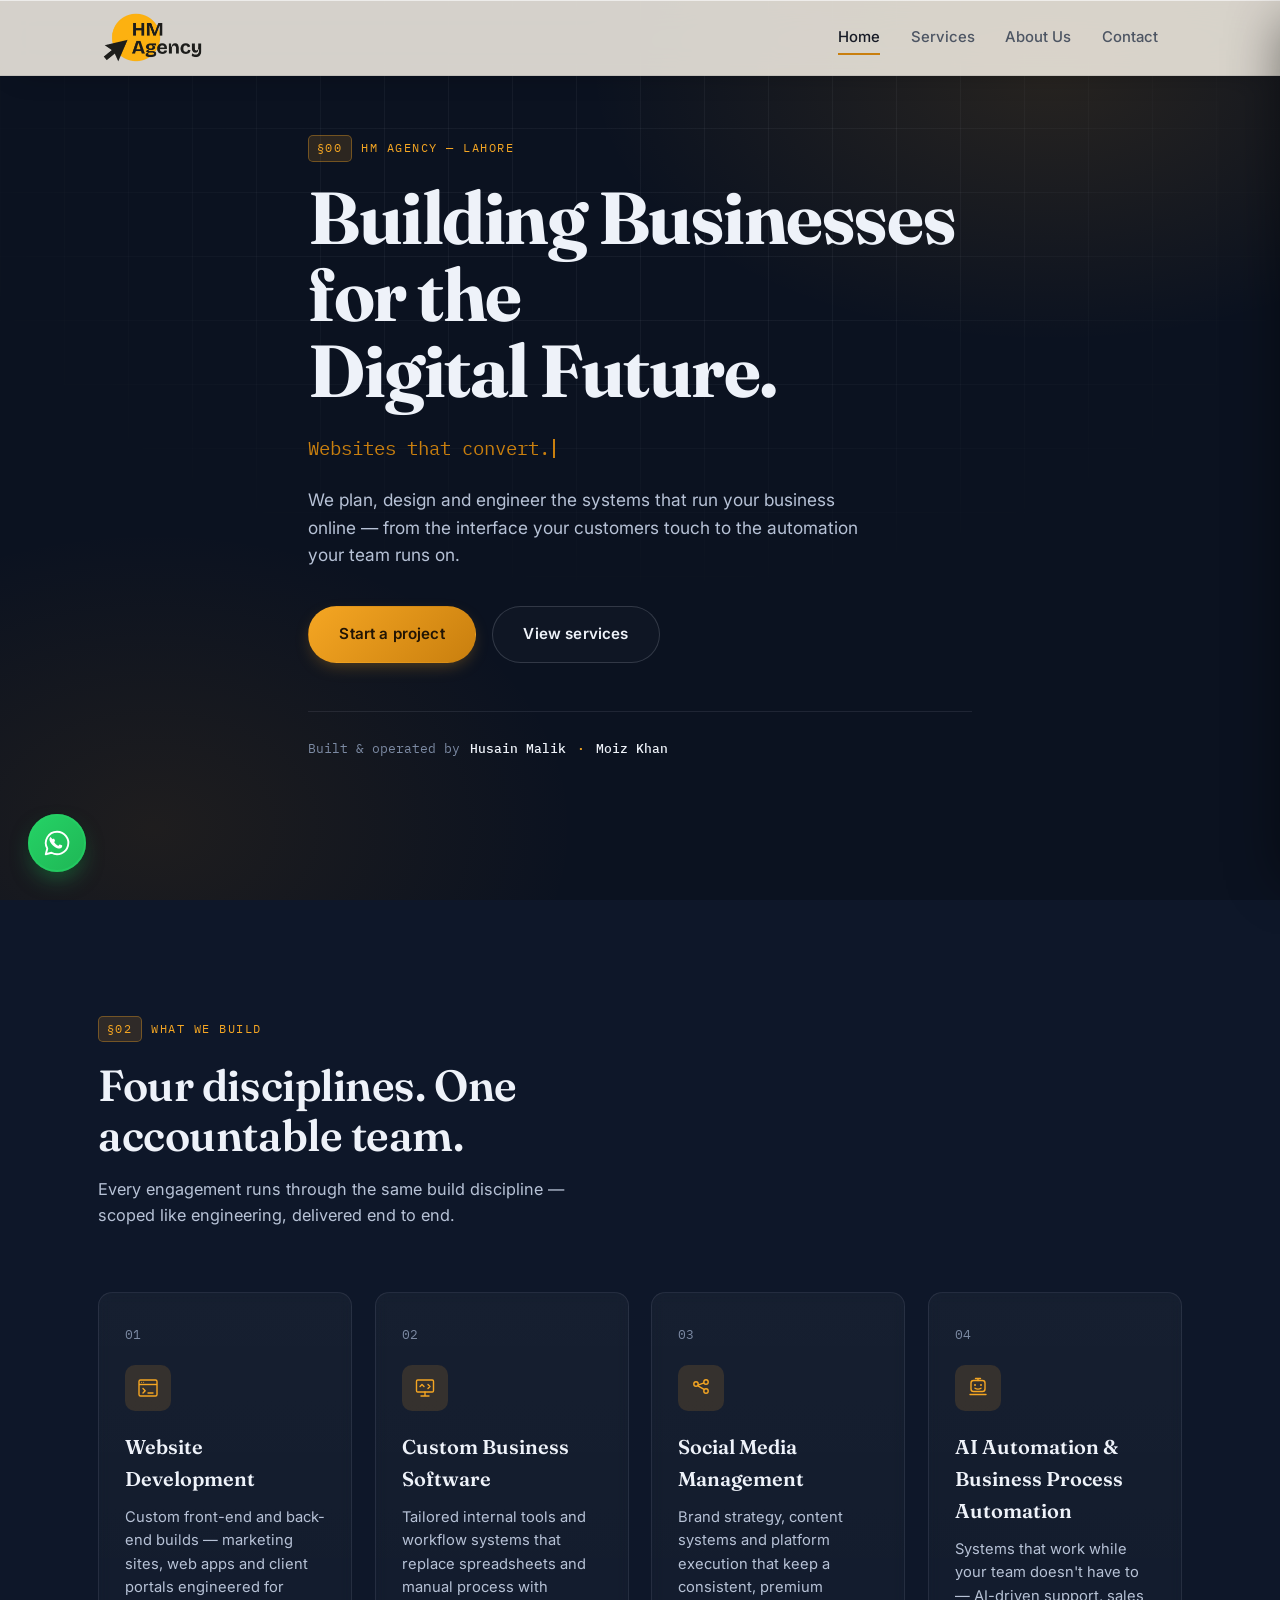
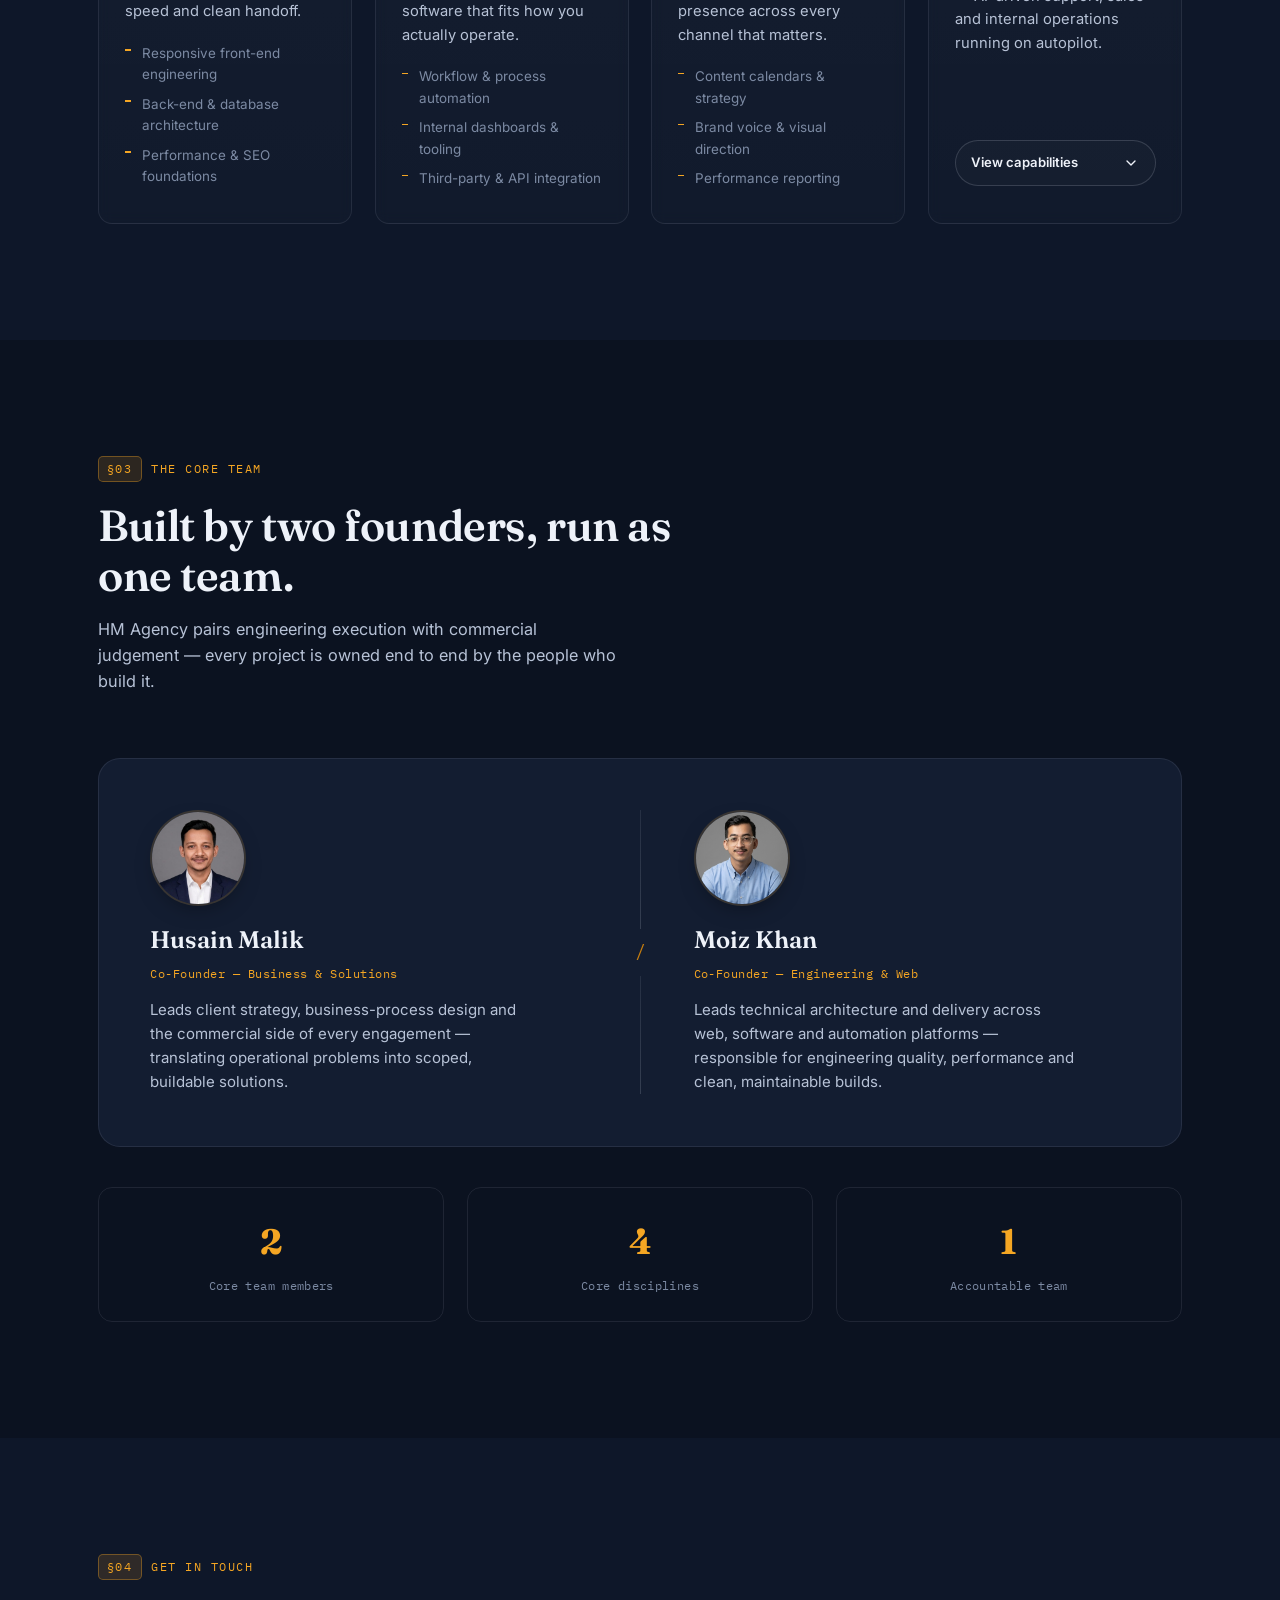
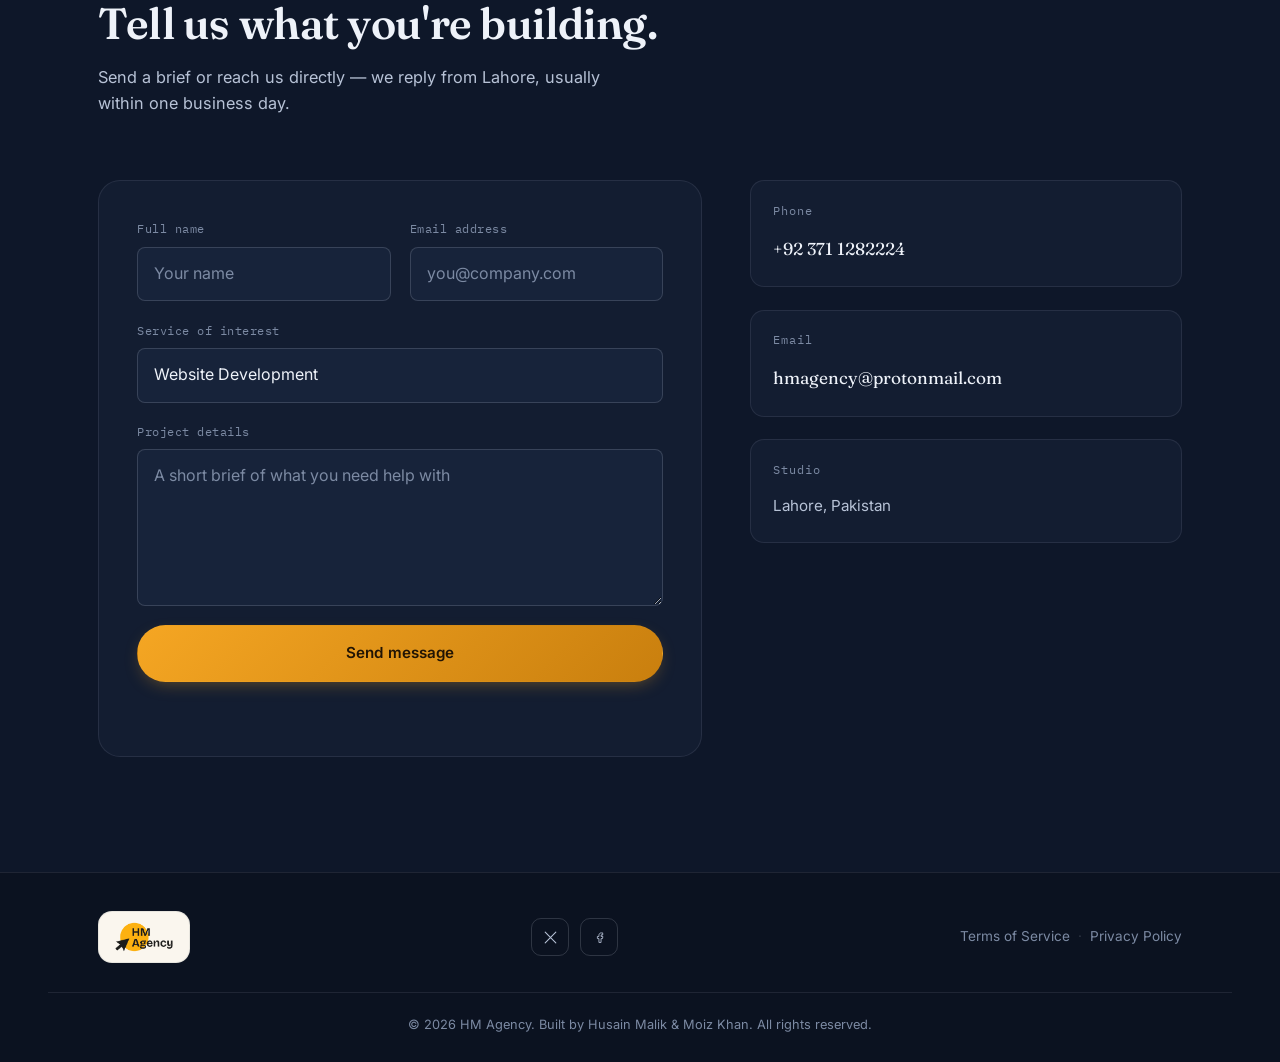
<file: index.html>
<!DOCTYPE html>
<html lang="en">

<head>
  <meta charset="UTF-8">
  <meta name="viewport" content="width=device-width, initial-scale=1.0, viewport-fit=cover">

  <!-- ============ PRIMARY SEO META ============ -->
  <title>HM Agency | Web Development, Business Software &amp; AI Automation</title>
  <meta name="description"
    content="HM Agency designs and engineers custom websites, business software, and AI automation systems — chatbots, CRM and workflow automation — for growth-focused companies.">
  <meta name="keywords"
    content="web development agency, custom business software, AI automation agency, business process automation, CRM automation, AI chatbots, social media management, website design Lahore, workflow automation, lead generation automation">
  <meta name="author" content="HM Agency">
  <meta name="robots" content="index, follow">
  <link rel="canonical" href="https://www.hmagency.com/">
  <!-- ============ FAVICON (inline SVG — crisp at any size, no external file) ============ -->
  <!-- Standard Favicon Tag -->
  <link rel="icon" type="image/png" href="favicon.png?v=3">
<!-- Apple / Mobile Devices ke liye -->
  <link rel="icon" type="image/png" href="favicon.png?v=3">

  <!-- ============ OPEN GRAPH / SOCIAL ============ -->
  <meta property="og:type" content="website">
  <meta property="og:site_name" content="HM Agency">
  <meta property="og:title" content="HM Agency | Web Development, Business Software &amp; AI Automation">
  <meta property="og:description"
    content="Custom websites, business software and AI automation — chatbots, CRM and workflow systems — built by HM Agency.">
  <meta property="og:image" content="https://www.hmagency.com/assets/logo.png">
  <meta property="og:url" content="https://www.hmagency.com/">
  <meta property="og:locale" content="en_US">

  <meta name="twitter:card" content="summary_large_image">
  <meta name="twitter:title" content="HM Agency | Web Development, Business Software &amp; AI Automation">
  <meta name="twitter:description"
    content="Custom websites, business software and AI automation — chatbots, CRM and workflow systems — built by HM Agency.">
  <meta name="twitter:image" content="https://www.hmagency.com/assets/logo.png">

  <!-- ============ STRUCTURED DATA (placeholder — update with live business details) ============ -->
  <script type="application/ld+json">
{
  "@context": "https://schema.org",
  "@type": "ProfessionalService",
  "name": "HM Agency",
  "image": "https://www.hmagency.com/assets/logo.png",
  "logo": "https://www.hmagency.com/assets/logo.png",
  "url": "https://www.hmagency.com/",
  "email": "contact@hmagency.com",
  "telephone": "+92-300-1234567",
  "address": {
    "@type": "PostalAddress",
    "addressLocality": "Lahore",
    "addressCountry": "PK"
  },
  "founder": [
    { "@type": "Person", "name": "Husain Malik" },
    { "@type": "Person", "name": "Moiz Khan" }
  ],
  "sameAs": [
    "https://www.linkedin.com/",
    "https://www.instagram.com/",
    "https://www.facebook.com/"
  ],
  "makesOffer": [
    { "@type": "Offer", "itemOffered": { "@type": "Service", "name": "Website Development" } },
    { "@type": "Offer", "itemOffered": { "@type": "Service", "name": "Custom Business Software" } },
    { "@type": "Offer", "itemOffered": { "@type": "Service", "name": "Social Media Management" } },
    { "@type": "Offer", "itemOffered": { "@type": "Service", "name": "AI Automation & Business Process Automation" } }
  ]
}
</script>
<!-- Google tag (gtag.js) -->
<script async src="https://www.googletagmanager.com/gtag/js?id=G-0FCP4VDGLZ"></script>
<script>
  window.dataLayer = window.dataLayer || [];
  function gtag(){dataLayer.push(arguments);}
  gtag('js', new Date());

  gtag('config', 'G-0FCP4VDGLZ');
</script>

  <!-- Fonts: Fraunces (display serif) + Inter (body) + IBM Plex Mono (blueprint/utility labels) -->
  <link rel="preconnect" href="https://fonts.googleapis.com">
  <link rel="preconnect" href="https://fonts.gstatic.com" crossorigin>
  <link
    href="https://fonts.googleapis.com/css2?family=Fraunces:opsz,wght@9..144,500;9..144,600;9..144,700;9..144,900&family=Inter:wght@400;500;600;700&family=IBM+Plex+Mono:wght@400;500;600&display=swap"
    rel="stylesheet">

  <link rel="stylesheet" href="styles.css">
</head>

<body>

  <!-- ============ SKIP LINK ============ -->
  <a class="skip-link" href="#main">Skip to content</a>

  <!-- ============ NAVIGATION ============ -->
  <header class="site-header" id="site-header">
    <nav class="navbar" aria-label="Primary">
      <a href="#home" class="brand" aria-label="HM Agency, home">
        <img src="logo.png" alt="HM Agency Logo" class="brand-logo" width="188" height="100">
      </a>

      <ul class="nav-links" id="nav-links">
        <li><a href="#home" class="nav-link is-active">Home</a></li>
        <li><a href="#services" class="nav-link">Services</a></li>
        <li><a href="#about" class="nav-link">About Us</a></li>
        <li><a href="#contact" class="nav-link">Contact</a></li>
      </ul>

      <button class="hamburger" id="hamburger" aria-label="Open menu" aria-expanded="false" aria-controls="mobile-menu">
        <span class="hamburger-box">
          <span class="bar bar-top"></span>
          <span class="bar bar-mid"></span>
          <span class="bar bar-bottom"></span>
        </span>
      </button>
    </nav>

    <!-- Mobile slide-in menu -->
    <div class="mobile-menu" id="mobile-menu">
      <ul class="mobile-nav-links">
        <li><a href="#home" class="mobile-nav-link"><span class="mobile-nav-index">§01</span>Home</a></li>
        <li><a href="#services" class="mobile-nav-link"><span class="mobile-nav-index">§02</span>Services</a></li>
        <li><a href="#about" class="mobile-nav-link"><span class="mobile-nav-index">§03</span>About Us</a></li>
        <li><a href="#contact" class="mobile-nav-link"><span class="mobile-nav-index">§04</span>Contact</a></li>
      </ul>
      <p class="mobile-menu-foot">Husain Malik &amp; Moiz Khan — Co-Founders, HM Agency</p>
    </div>
    <div class="mobile-menu-backdrop" id="mobile-menu-backdrop"></div>
  </header>

  <main id="main">

    <!-- ============ HERO ============ -->
    <section class="hero" id="home">
      <div class="hero-grid" aria-hidden="true"></div>
      <div class="hero-inner container">
        <p class="eyebrow reveal">
          <span class="eyebrow-tag">§00</span> HM AGENCY — LAHORE
        </p>
        <h1 class="hero-title reveal">
          Building Businesses<br>for the Digital&nbsp;Future.
        </h1>
        <p class="hero-type-line reveal">
          <span id="typed-text" class="hero-typed"></span><span class="hero-caret" aria-hidden="true"></span>
        </p>
        <p class="hero-sub reveal">
          We plan, design and engineer the systems that run your business online —
          from the interface your customers touch to the automation your team runs on.
        </p>
        <div class="hero-actions reveal">
          <a href="#contact" class="btn btn-primary">Start a project</a>
          <a href="#services" class="btn btn-ghost">View services</a>
        </div>
        <div class="hero-partners reveal">
          <span class="hero-partners-label">Built &amp; operated by</span>
          <span class="hero-partners-names">Husain Malik <span class="dot">·</span> Moiz Khan</span>
        </div>
      </div>
    </section>

    <!-- ============ SERVICES ============ -->
    <section class="services" id="services">
      <div class="container">
        <header class="section-head reveal">
          <p class="eyebrow"><span class="eyebrow-tag">§02</span> WHAT WE BUILD</p>
          <h2 class="section-title">Four disciplines. One accountable team.</h2>
          <p class="section-sub">Every engagement runs through the same build discipline — scoped like engineering,
            delivered end to end.</p>
        </header>

        <div class="services-grid">

          <article class="service-card reveal">
            <span class="card-bracket bracket-tl" aria-hidden="true"></span>
            <span class="card-bracket bracket-br" aria-hidden="true"></span>
            <p class="service-index">01</p>
            <div class="service-icon" aria-hidden="true">
              <svg viewBox="0 0 24 24" fill="none">
                <path
                  d="M3 5.5C3 4.67 3.67 4 4.5 4h15c.83 0 1.5.67 1.5 1.5v13c0 .83-.67 1.5-1.5 1.5h-15A1.5 1.5 0 0 1 3 18.5v-13Z"
                  stroke="currentColor" stroke-width="1.4" />
                <path d="M3 8.5h18" stroke="currentColor" stroke-width="1.4" />
                <circle cx="5.6" cy="6.3" r=".55" fill="currentColor" />
                <circle cx="7.6" cy="6.3" r=".55" fill="currentColor" />
                <path d="M7 12.5l2.2 2.2L7 17" stroke="currentColor" stroke-width="1.4" stroke-linecap="round"
                  stroke-linejoin="round" />
                <path d="M12 17h5" stroke="currentColor" stroke-width="1.4" stroke-linecap="round" />
              </svg>
            </div>
            <h3 class="service-title">Website Development</h3>
            <p class="service-desc">Custom front-end and back-end builds — marketing sites, web apps and client portals
              engineered for speed and clean handoff.</p>
            <ul class="service-list">
              <li>Responsive front-end engineering</li>
              <li>Back-end &amp; database architecture</li>
              <li>Performance &amp; SEO foundations</li>
            </ul>
          </article>

          <article class="service-card reveal">
            <span class="card-bracket bracket-tl" aria-hidden="true"></span>
            <span class="card-bracket bracket-br" aria-hidden="true"></span>
            <p class="service-index">02</p>
            <div class="service-icon" aria-hidden="true">
              <svg viewBox="0 0 24 24" fill="none">
                <rect x="3.5" y="4" width="17" height="12" rx="1.2" stroke="currentColor" stroke-width="1.4" />
                <path d="M8 20h8M12 16v4" stroke="currentColor" stroke-width="1.4" stroke-linecap="round" />
                <path d="M7 10.5l2-2 2 2M15 8.5l2 2-2 2" stroke="currentColor" stroke-width="1.4" stroke-linecap="round"
                  stroke-linejoin="round" />
              </svg>
            </div>
            <h3 class="service-title">Custom Business Software</h3>
            <p class="service-desc">Tailored internal tools and workflow systems that replace spreadsheets and manual
              process with software that fits how you actually operate.</p>
            <ul class="service-list">
              <li>Workflow &amp; process automation</li>
              <li>Internal dashboards &amp; tooling</li>
              <li>Third-party &amp; API integration</li>
            </ul>
          </article>

          <article class="service-card reveal">
            <span class="card-bracket bracket-tl" aria-hidden="true"></span>
            <span class="card-bracket bracket-br" aria-hidden="true"></span>
            <p class="service-index">03</p>
            <div class="service-icon" aria-hidden="true">
              <svg viewBox="0 0 24 24" fill="none">
                <circle cx="7" cy="8" r="2.2" stroke="currentColor" stroke-width="1.4" />
                <circle cx="17" cy="6" r="2.2" stroke="currentColor" stroke-width="1.4" />
                <circle cx="17" cy="15" r="2.2" stroke="currentColor" stroke-width="1.4" />
                <path d="M8.9 9.1 15.1 6.9M8.9 9.9l6.2 3.5" stroke="currentColor" stroke-width="1.4" />
              </svg>
            </div>
            <h3 class="service-title">Social Media Management</h3>
            <p class="service-desc">Brand strategy, content systems and platform execution that keep a consistent,
              premium presence across every channel that matters.</p>
            <ul class="service-list">
              <li>Content calendars &amp; strategy</li>
              <li>Brand voice &amp; visual direction</li>
              <li>Performance reporting</li>
            </ul>
          </article>

          <!-- ===== Service 04: AI Automation — interactive expansion card ===== -->
          <article class="service-card service-card-expand reveal" id="ai-automation-card">
            <span class="card-bracket bracket-tl" aria-hidden="true"></span>
            <span class="card-bracket bracket-br" aria-hidden="true"></span>
            <p class="service-index">04</p>
            <div class="service-icon" aria-hidden="true">
              <svg viewBox="0 0 24 24" fill="none">
                <rect x="5" y="4.5" width="14" height="11" rx="2.5" stroke="currentColor" stroke-width="1.4" />
                <path d="M9 9h.01M15 9h.01" stroke="currentColor" stroke-width="2" stroke-linecap="round" />
                <path d="M9 12.2c.8.6 1.9.9 3 .9s2.2-.3 3-.9" stroke="currentColor" stroke-width="1.4"
                  stroke-linecap="round" />
                <path d="M12 4.5V2.5M9.5 2.5h5" stroke="currentColor" stroke-width="1.4" stroke-linecap="round" />
                <path d="M4 18.5h16" stroke="currentColor" stroke-width="1.4" stroke-linecap="round" />
              </svg>
            </div>
            <h3 class="service-title">AI Automation &amp; Business Process Automation</h3>
            <p class="service-desc">Systems that work while your team doesn't have to — AI-driven support, sales and
              internal operations running on autopilot.</p>

            <button type="button" class="expand-toggle" id="ai-expand-toggle" aria-expanded="false"
              aria-controls="ai-expand-panel">
              <span>View capabilities</span>
              <svg class="expand-icon" viewBox="0 0 24 24" fill="none" aria-hidden="true">
                <path d="M6 9l6 6 6-6" stroke="currentColor" stroke-width="2" stroke-linecap="round"
                  stroke-linejoin="round" />
              </svg>
            </button>

            <div class="expand-panel" id="ai-expand-panel">
              <ul class="service-list service-list-expanded">
                <li>AI Chatbots — 24/7 customer support</li>
                <li>CRM Automation</li>
                <li>Lead Generation Automation</li>
                <li>Email &amp; WhatsApp Automation</li>
                <li>AI Assistants &amp; Workflow Automation</li>
                <li>Appointment Booking Systems</li>
                <li>Internal Business Automation</li>
              </ul>
            </div>
          </article>

        </div>
      </div>
    </section>

    <!-- ============ ABOUT ============ -->
    <section class="about" id="about">
      <div class="container">
        <header class="section-head reveal">
          <p class="eyebrow"><span class="eyebrow-tag">§03</span> THE CORE TEAM</p>
          <h2 class="section-title">Built by two founders, run as one team.</h2>
          <p class="section-sub">HM Agency pairs engineering execution with commercial judgement — every project is
            owned end to end by the people who build it.</p>
        </header>

        <div class="partners-panel reveal">
          <div class="partner-block">
            <div class="partner-avatar">
              <img src="Husain Malik.png" alt="Husain Malik, Co-Founder of HM Agency" loading="lazy" width="200"
                height="200">
            </div>
            <h3 class="partner-name">Husain Malik</h3>
            <p class="partner-role">Co-Founder — Business &amp; Solutions</p>
            <p class="partner-bio">Leads client strategy, business-process design and the commercial side of every
              engagement — translating operational problems into scoped, buildable solutions.</p>
          </div>

          <div class="partner-divider" aria-hidden="true">
            <span class="partner-divider-line"></span>
            <span class="partner-divider-mark">/</span>
            <span class="partner-divider-line"></span>
          </div>

          <div class="partner-block">
            <div class="partner-avatar">
              <img src="Moiz Khan.png" alt="Moiz Khan, Co-Founder of HM Agency" loading="lazy" width="200" height="200">
            </div>
            <h3 class="partner-name">Moiz Khan</h3>
            <p class="partner-role">Co-Founder — Engineering &amp; Web</p>
            <p class="partner-bio">Leads technical architecture and delivery across web, software and automation
              platforms — responsible for engineering quality, performance and clean, maintainable builds.</p>
          </div>
        </div>

        <div class="about-stats reveal">
          <div class="stat">
            <p class="stat-num">2</p>
            <p class="stat-label">Core team members</p>
          </div>
          <div class="stat">
            <p class="stat-num">4</p>
            <p class="stat-label">Core disciplines</p>
          </div>
          <div class="stat">
            <p class="stat-num">1</p>
            <p class="stat-label">Accountable team</p>
          </div>
        </div>
      </div>
    </section>

    <!-- ============ CONTACT ============ -->
    <section class="contact" id="contact">
      <div class="container">
        <header class="section-head reveal">
          <p class="eyebrow"><span class="eyebrow-tag">§04</span> GET IN TOUCH</p>
          <h2 class="section-title">Tell us what you're building.</h2>
          <p class="section-sub">Send a brief or reach us directly — we reply from Lahore, usually within one business
            day.</p>
        </header>

        <div class="contact-grid">

          <form class="contact-form reveal" id="contact-form" action="https://formspree.io/f/mljrezer" method="POST"
            novalidate>
            <div class="form-row">
              <div class="field">
                <label for="name">Full name</label>
                <input type="text" id="name" name="name" placeholder="Your name" required>
              </div>
              <div class="field">
                <label for="email">Email address</label>
                <input type="email" id="email" name="email" placeholder="you@company.com" required>
              </div>
            </div>
            <div class="field">
              <label for="service">Service of interest</label>
              <select id="service" name="service">
                <option>Website Development</option>
                <option>Custom Business Software</option>
                <option>Social Media Management</option>
                <option>AI Automation &amp; Business Process Automation</option>
              </select>
            </div>
            <div class="field">
              <label for="message">Project details</label>
              <textarea id="message" name="message" rows="5" placeholder="A short brief of what you need help with"
                required></textarea>
            </div>
            <button type="submit" class="btn btn-primary btn-block">Send message</button>
            <p class="form-note" id="form-note" role="status" aria-live="polite"></p>
          </form>

          <aside class="contact-info reveal">
            <div class="contact-info-block">
              <p class="contact-info-label">Phone</p>
              <a href="tel:+923711282224" class="contact-info-line">+92 371 1282224</a>
            </div>
            <div class="contact-info-block">
              <p class="contact-info-label">Email</p>
              <a href="mailto:hmagency@protonmail.com" class="contact-info-line">hmagency@protonmail.com</a>
            </div>
            <div class="contact-info-block">
              <p class="contact-info-label">Studio</p>
              <p class="contact-info-line contact-info-static">Lahore, Pakistan</p>
            </div>
          </aside>

        </div>
      </div>
    </section>

  </main>

  <!-- ============ FOOTER ============ -->
  <footer class="site-footer">
    <div class="container footer-inner">
      <div class="footer-brand">
        <span class="footer-logo-badge">
          <img src="logo.png" alt="HM Agency Logo" class="footer-logo" width="188" height="100">
        </span>
      </div>

      <nav class="footer-social" aria-label="Social media">
        <!-- <a href="#" class="social-icon" aria-label="HM Agency on LinkedIn">
        <svg viewBox="0 0 24 24" fill="none"><rect x="3" y="3" width="18" height="18" rx="3" stroke="currentColor" stroke-width="1.3"/><path d="M7.5 10v6.2M7.5 7.6v.02M11.6 16.2V10M11.6 12.5c0-1.4 1-2.5 2.4-2.5s2.3.9 2.3 2.5v3.7" stroke="currentColor" stroke-width="1.3" stroke-linecap="round"/></svg>
      </a> -->
        <!-- <a href="#" class="social-icon" aria-label="HM Agency on Instagram">
        <svg viewBox="0 0 24 24" fill="none"><rect x="3.5" y="3.5" width="17" height="17" rx="4.5" stroke="currentColor" stroke-width="1.3"/><circle cx="12" cy="12" r="3.6" stroke="currentColor" stroke-width="1.3"/><circle cx="17" cy="7" r="0.9" fill="currentColor"/></svg>
      </a> -->
        <a href="https://x.com/hmagencypk" class="social-icon" target="_blank" rel="noopener noreferrer"
          aria-label="HM Agency on X (Twitter)">
          <svg viewBox="0 0 24 24" fill="none">
            <path d="M4.5 4.5 19.5 19.5M19.5 4.5 4.5 19.5" stroke="currentColor" stroke-width="1.5"
              stroke-linecap="round" />
          </svg>
        </a>

        <a href="https://www.facebook.com/share/1CVqG3f5j3/" class="social-icon" target="_blank"
          rel="noopener noreferrer" aria-label="HM Agency on Facebook">
          <svg viewBox="0 0 24 24" fill="none">
            <path d="M14.5 8.5h2V5.5h-2c-2 0-3.3 1.4-3.3 3.4v1.6H9v3h2.2V19h3v-5.5h2.1l.4-3h-2.5V9.2c0-.5.3-.7.9-.7Z"
              stroke="currentColor" stroke-width="1.2" stroke-linejoin="round" />
          </svg>
        </a>
      </nav>

      <div class="footer-legal">
        <a href="legal.html#terms">Terms of Service</a>
        <span class="legal-dot">·</span>
        <a href="legal.html#privacy">Privacy Policy</a>
      </div>
    </div>
    <p class="footer-copy">© <span id="year"></span> HM Agency. Built by Husain Malik &amp; Moiz Khan. All rights
      reserved.</p>
  </footer>

  <!-- ============ FLOATING WHATSAPP WIDGET ============ -->
  <a
    href="https://wa.me/923711282224?text=Hello%2C%20how%20can%20I%20get%20more%20info%20about%20this%3F"
    class="whatsapp-widget"
    target="_blank"
    rel="noopener noreferrer"
    aria-label="Chat with HM Agency on WhatsApp"
  >
    <svg class="whatsapp-icon" viewBox="0 0 24 24" fill="none" aria-hidden="true">
      <path d="M12 3a9 9 0 0 0-7.75 13.5L3 21l4.6-1.2A9 9 0 1 0 12 3Z" stroke="currentColor" stroke-width="1.5" stroke-linecap="round" stroke-linejoin="round"/>
      <path d="M8.4 9c.2-.5.4-.5.6-.5h.4c.15 0 .3 0 .45.3.15.35.5 1.15.5 1.3.05.1.05.2 0 .3-.05.15-.1.2-.2.3-.1.1-.2.2-.3.3-.1.1-.2.2-.05.45.15.25.6.95 1.25 1.55.85.75 1.55.95 1.8 1.1.25.1.4.1.55-.05.15-.15.5-.6.65-.8.15-.2.3-.15.5-.1.15.1 1.1.5 1.3.6.15.1.25.15.3.25.05.15.05.65-.15 1.25-.2.6-1.15 1.1-1.65 1.15-.45.1-1 .15-3.1-.7-2.55-1.1-4.15-3.75-4.3-3.9-.15-.15-1-1.4-1-2.6 0-1.25.65-1.85.9-2.1Z" fill="currentColor"/>
    </svg>
    <span class="whatsapp-tooltip">Chat with us</span>
  </a>

  <script src="script.js"></script>
</body>

</html>
</file>
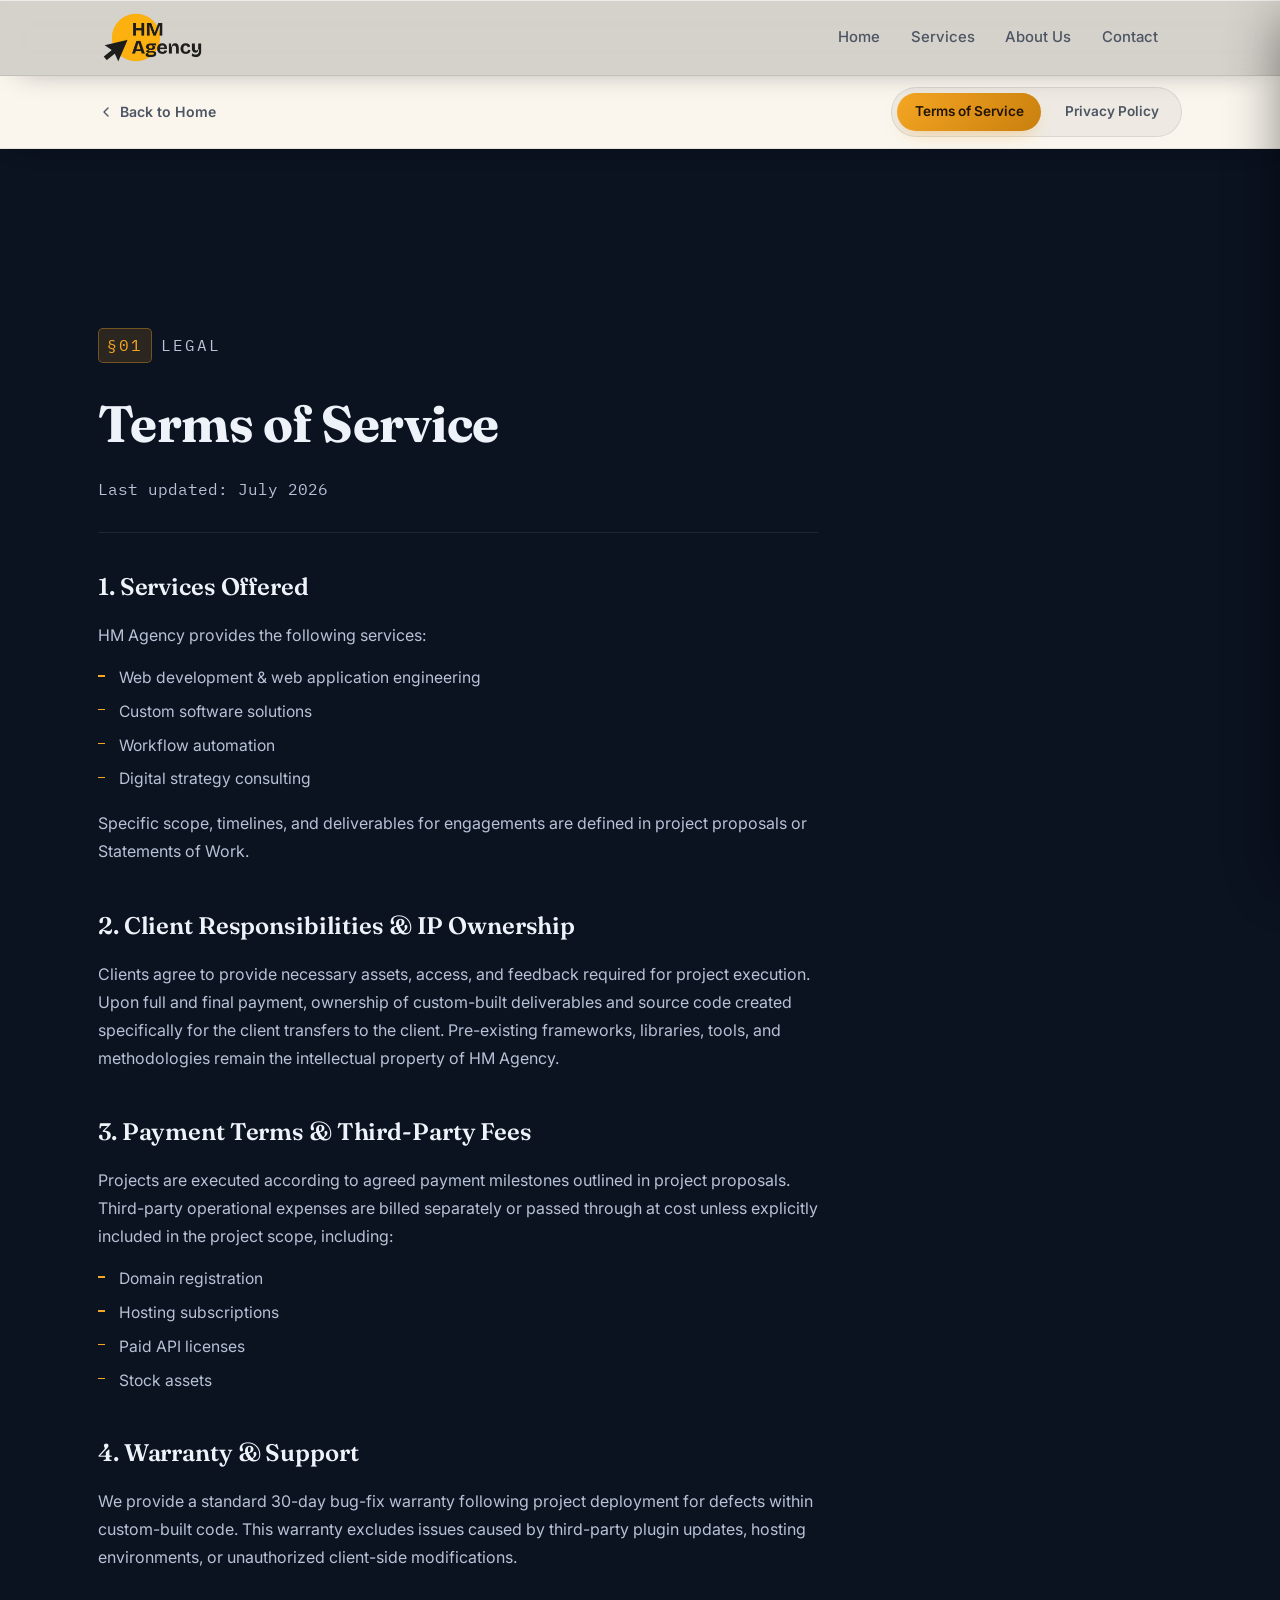
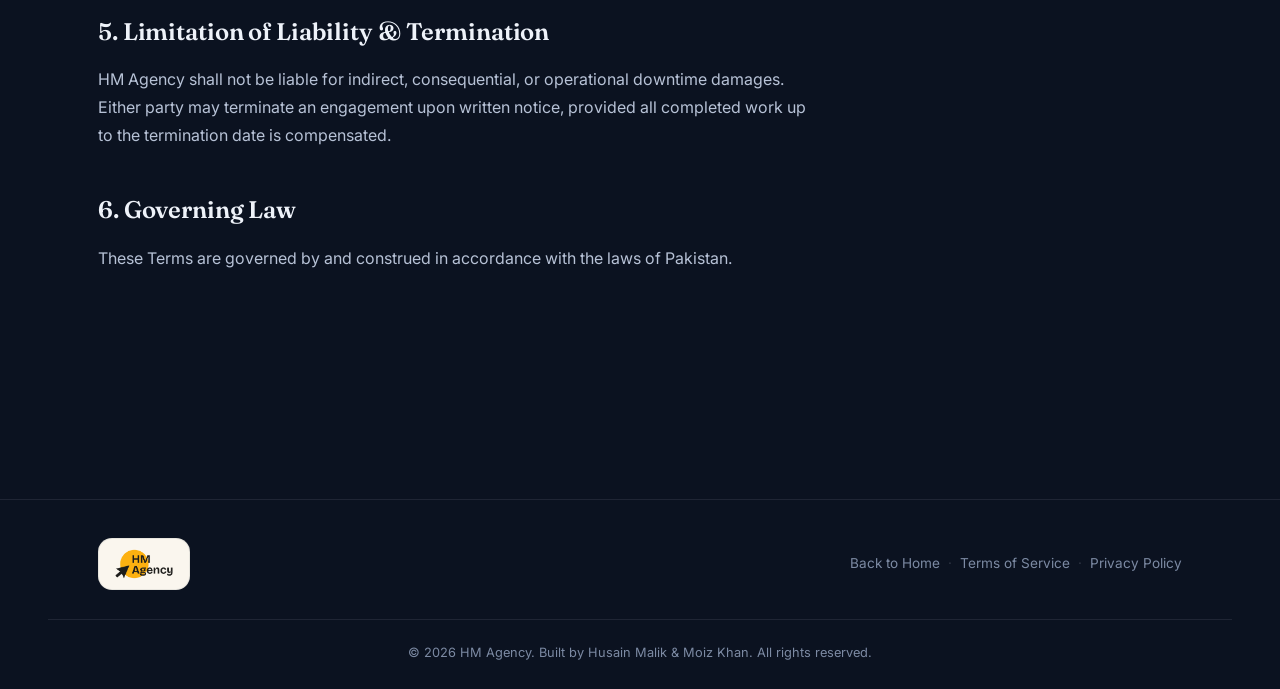
<file: legal.html>
<!DOCTYPE html>
<html lang="en">
<head>
<meta charset="UTF-8">
<meta name="viewport" content="width=device-width, initial-scale=1.0, viewport-fit=cover">

<title>Terms of Service &amp; Privacy Policy | HM Agency</title>
<meta name="description" content="HM Agency's Terms of Service and Privacy Policy — how we work with clients, and how we collect, use and protect your information.">
<meta name="robots" content="index, follow">
<link rel="canonical" href="https://www.hmagency.com/legal.html">
<!-- Standard Favicon Tag -->
<link rel="icon" type="image/png" href="favicon.png?v=3">
<!-- Apple / Mobile Devices ke liye -->
<link rel="icon" type="image/png" href="favicon.png?v=3">

<link rel="preconnect" href="https://fonts.googleapis.com">
<link rel="preconnect" href="https://fonts.gstatic.com" crossorigin>
<link href="https://fonts.googleapis.com/css2?family=Fraunces:opsz,wght@9..144,500;9..144,600;9..144,700;9..144,900&family=Inter:wght@400;500;600;700&family=IBM+Plex+Mono:wght@400;500;600&display=swap" rel="stylesheet">
<!-- Google tag (gtag.js) -->
<script async src="https://www.googletagmanager.com/gtag/js?id=G-0FCP4VDGLZ"></script>
<script>
  window.dataLayer = window.dataLayer || [];
  function gtag(){dataLayer.push(arguments);}
  gtag('js', new Date());

  gtag('config', 'G-0FCP4VDGLZ');
</script>

<link rel="stylesheet" href="styles.css">
<link rel="stylesheet" href="legal.css">
</head>
<body>

<a class="skip-link" href="#legal-main">Skip to content</a>

<!-- ============ NAVIGATION (same as home, for a consistent way back) ============ -->
<header class="site-header" id="site-header">
  <nav class="navbar" aria-label="Primary">
    <a href="index.html" class="brand" aria-label="HM Agency, home">
      <img src="logo.png" alt="HM Agency Logo" class="brand-logo" width="188" height="100">
    </a>

    <ul class="nav-links" id="nav-links">
      <li><a href="index.html#home" class="nav-link">Home</a></li>
      <li><a href="index.html#services" class="nav-link">Services</a></li>
      <li><a href="index.html#about" class="nav-link">About Us</a></li>
      <li><a href="index.html#contact" class="nav-link">Contact</a></li>
    </ul>

    <button class="hamburger" id="hamburger" aria-label="Open menu" aria-expanded="false" aria-controls="mobile-menu">
      <span class="hamburger-box">
        <span class="bar bar-top"></span>
        <span class="bar bar-mid"></span>
        <span class="bar bar-bottom"></span>
      </span>
    </button>
  </nav>

  <div class="mobile-menu" id="mobile-menu">
    <ul class="mobile-nav-links">
      <li><a href="index.html#home" class="mobile-nav-link"><span class="mobile-nav-index">§01</span>Home</a></li>
      <li><a href="index.html#services" class="mobile-nav-link"><span class="mobile-nav-index">§02</span>Services</a></li>
      <li><a href="index.html#about" class="mobile-nav-link"><span class="mobile-nav-index">§03</span>About Us</a></li>
      <li><a href="index.html#contact" class="mobile-nav-link"><span class="mobile-nav-index">§04</span>Contact</a></li>
    </ul>
    <p class="mobile-menu-foot">Husain Malik &amp; Moiz Khan — Co-Founders, HM Agency</p>
  </div>
  <div class="mobile-menu-backdrop" id="mobile-menu-backdrop"></div>
</header>

<!-- ============ STICKY LEGAL SUB-NAV: tab toggle + back link ============ -->
<div class="legal-subnav" id="legal-subnav">
  <div class="container legal-subnav-inner">
    <a href="index.html" class="legal-back">
      <svg viewBox="0 0 24 24" fill="none" aria-hidden="true"><path d="M15 6l-6 6 6 6" stroke="currentColor" stroke-width="2" stroke-linecap="round" stroke-linejoin="round"/></svg>
      Back to Home
    </a>
    <div class="legal-tabs" role="tablist" aria-label="Legal documents">
      <button type="button" class="legal-tab" id="tab-terms" role="tab" data-panel="terms" aria-selected="true" aria-controls="panel-terms">Terms of Service</button>
      <button type="button" class="legal-tab" id="tab-privacy" role="tab" data-panel="privacy" aria-selected="false" aria-controls="panel-privacy">Privacy Policy</button>
    </div>
  </div>
</div>

<main id="legal-main">
  <div class="container legal-container">

    <!-- ============ TERMS OF SERVICE ============ -->
    <section class="legal-panel" id="panel-terms" data-panel="terms" role="tabpanel" aria-labelledby="tab-terms">
      <article class="legal-doc">
        <p class="eyebrow"><span class="eyebrow-tag">§01</span> LEGAL</p>
        <h1 class="legal-title">Terms of Service</h1>
        <p class="legal-updated">Last updated: July 2026</p>

        <h2>1. Services Offered</h2>
        <p>HM Agency provides the following services:</p>
        <ul class="legal-list">
          <li>Web development &amp; web application engineering</li>
          <li>Custom software solutions</li>
          <li>Workflow automation</li>
          <li>Digital strategy consulting</li>
        </ul>
        <p>Specific scope, timelines, and deliverables for engagements are defined in project proposals or Statements of Work.</p>

        <h2>2. Client Responsibilities &amp; IP Ownership</h2>
        <p>Clients agree to provide necessary assets, access, and feedback required for project execution. Upon full and final payment, ownership of custom-built deliverables and source code created specifically for the client transfers to the client. Pre-existing frameworks, libraries, tools, and methodologies remain the intellectual property of HM Agency.</p>

        <h2>3. Payment Terms &amp; Third-Party Fees</h2>
        <p>Projects are executed according to agreed payment milestones outlined in project proposals. Third-party operational expenses are billed separately or passed through at cost unless explicitly included in the project scope, including:</p>
        <ul class="legal-list">
          <li>Domain registration</li>
          <li>Hosting subscriptions</li>
          <li>Paid API licenses</li>
          <li>Stock assets</li>
        </ul>

        <h2>4. Warranty &amp; Support</h2>
        <p>We provide a standard 30-day bug-fix warranty following project deployment for defects within custom-built code. This warranty excludes issues caused by third-party plugin updates, hosting environments, or unauthorized client-side modifications.</p>

        <h2>5. Limitation of Liability &amp; Termination</h2>
        <p>HM Agency shall not be liable for indirect, consequential, or operational downtime damages. Either party may terminate an engagement upon written notice, provided all completed work up to the termination date is compensated.</p>

        <h2>6. Governing Law</h2>
        <p>These Terms are governed by and construed in accordance with the laws of Pakistan.</p>
      </article>
    </section>

    <!-- ============ PRIVACY POLICY ============ -->
    <section class="legal-panel" id="panel-privacy" data-panel="privacy" role="tabpanel" aria-labelledby="tab-privacy" hidden>
      <article class="legal-doc">
        <p class="eyebrow"><span class="eyebrow-tag">§02</span> LEGAL</p>
        <h1 class="legal-title">Privacy Policy</h1>
        <p class="legal-updated">Last updated: July 2026</p>

        <h2>1. Information We Collect</h2>
        <p>We collect information you directly provide when requesting a quote or contacting us, including:</p>
        <ul class="legal-list">
          <li>Name</li>
          <li>Email address</li>
          <li>Phone number</li>
          <li>Company name</li>
          <li>Project requirements</li>
        </ul>
        <p>We also automatically collect anonymized usage analytics (e.g., device details, page views, IP address) via standard web analytics tools to improve site performance.</p>

        <h2>2. How We Use Your Information</h2>
        <p>Your information is strictly used to process project inquiries, deliver contracted development services, issue invoices, maintain technical support, and fulfill legal compliance requirements under Pakistani law. We do not sell or trade your personal information to third parties.</p>

        <h2>3. Service Providers &amp; Third Parties</h2>
        <p>Information may be processed by trusted third-party service providers under strict confidentiality obligations to operate our digital platform, such as:</p>
        <ul class="legal-list">
          <li>Web hosting infrastructure</li>
          <li>Email systems</li>
          <li>Analytics tools</li>
        </ul>

        <h2>4. Data Security &amp; Retention</h2>
        <p>We employ industry-standard technical and organizational security measures to protect your data against unauthorized access or loss. Client data is retained only as long as necessary to fulfill project service requirements and legal record-keeping obligations.</p>

        <h2>5. Client Rights &amp; Contacts</h2>
        <p>You have the right to:</p>
        <ul class="legal-list">
          <li>Request access to your personal data</li>
          <li>Request correction of your personal data</li>
          <li>Request deletion of your personal data</li>
        </ul>
        <p>For privacy requests or questions regarding our terms, contact us at:</p>
        <ul class="legal-list legal-list-contact">
          <li><a href="mailto:hello@hmagency.com">hello@hmagency.com</a></li>
          <li><a href="https://wa.me/923437423980">WhatsApp: +92 343 7423980</a></li>
        </ul>
      </article>
    </section>

  </div>
</main>

<!-- ============ FOOTER ============ -->
<footer class="site-footer">
  <div class="container footer-inner">
    <div class="footer-brand">
      <span class="footer-logo-badge">
        <img src="logo.png" alt="HM Agency Logo" class="footer-logo" width="188" height="100">
      </span>
    </div>

    <div class="footer-legal">
      <a href="index.html">Back to Home</a>
      <span class="legal-dot">·</span>
      <a href="legal.html#terms">Terms of Service</a>
      <span class="legal-dot">·</span>
      <a href="legal.html#privacy">Privacy Policy</a>
    </div>
  </div>
  <p class="footer-copy">© <span id="year"></span> HM Agency. Built by Husain Malik &amp; Moiz Khan. All rights reserved.</p>
</footer>

<script src="script.js"></script>
<script src="legal.js"></script>
</body>
</html>
</file>
<file: styles.css>
/* =========================================================
   HM AGENCY — DESIGN TOKENS
   Theme: "Blueprint Executive" — deep slate/navy ground,
   with a single brand-gold accent family (matching the
   amber circle in the HM Agency mark) used throughout for
   schematic lines, hover glows and highlights. --gold-deep
   provides depth for accent-on-accent moments (founder
   initials, caret, dividers) without introducing a second
   hue. Mono type is used for coordinate-style labels
   (§ eyebrows, card numbering) to nod at the firm's
   engineering + ledger-keeping identity.

   The header/nav is intentionally a light "executive cream"
   plate floating above the dark canvas — this is what makes
   the logo's black wordmark and amber mark read at full
   contrast without recoloring the entire brand.
   ========================================================= */

:root{
  /* --- Color (body) --- */
  --bg:            #0b1220;
  --bg-soft:       #0e1729;
  --surface:       #131d31;
  --surface-2:     #17233a;
  --border:        rgba(226,234,246,0.09);
  --border-strong: rgba(226,234,246,0.16);

  --gold:          #f5a623;
  --gold-soft:     rgba(245,166,35,0.14);
  --gold-deep:     #c97f0e;
  --gold-deep-soft: rgba(201,127,14,0.18);

  --text-hi:       #eef2f9;
  --text-mid:      #b7c2d6;
  --text-low:      #7c8aa3;

  /* --- Color (header — light executive plate) --- */
  --header-bg:        #f7f2e7;
  --header-bg-solid:  #faf6ee;
  --header-border:    rgba(20,25,40,0.09);
  --header-text-hi:   #171b26;
  --header-text-mid:  #4d5563;
  --header-text-low:  #838c9c;

  /* --- Type --- */
  --font-display: "Fraunces", "Iowan Old Style", Georgia, serif;
  --font-body:    "Inter", -apple-system, BlinkMacSystemFont, "Segoe UI", sans-serif;
  --font-mono:    "IBM Plex Mono", "SFMono-Regular", Menlo, monospace;

  /* --- Layout --- */
  --container-w: 1180px;
  --gutter: clamp(1.1rem, 4vw, 3rem);
  --radius-s: 8px;
  --radius-m: 14px;
  --radius-l: 22px;

  /* --- Motion --- */
  --ease: cubic-bezier(.22,1,.36,1);

  --dur-fast: 180ms;
  --dur-mid: 420ms;

  --header-h: 76px;
}

@media (prefers-reduced-motion: reduce){
  *, *::before, *::after{
    animation-duration: 0.001ms !important;
    animation-iteration-count: 1 !important;
    transition-duration: 0.001ms !important;
    scroll-behavior: auto !important;
  }
}

/* =========================================================
   RESET
   ========================================================= */
*, *::before, *::after{ box-sizing: border-box; }
html{
  scroll-behavior: smooth;
  scroll-padding-top: calc(var(--header-h) + 12px);
}
body{
  margin: 0;
  background: var(--bg);
  color: var(--text-mid);
  font-family: var(--font-body);
  font-size: 16px;
  line-height: 1.6;
  -webkit-font-smoothing: antialiased;
  overflow-x: hidden;
}
img, svg{ display:block; max-width: 100%; }
a{ color: inherit; text-decoration: none; }
ul{ list-style: none; margin:0; padding:0; }
button{ font: inherit; color: inherit; background: none; border: none; cursor: pointer; }
input, textarea, select{ font: inherit; color: inherit; }
h1,h2,h3,h4,p{ margin: 0; }

.container{
  width: 100%;
  max-width: var(--container-w);
  min-width: 0;
  margin-inline: auto;
  padding-inline: var(--gutter);
}

/* Belt-and-braces overflow safety: flex/grid children default to
   min-width:auto, which can silently force horizontal scroll when
   long unbroken text (emails, headings) sits inside a constrained
   track. Reset the common offenders explicitly. */
html, body{ max-width: 100%; }
.services-grid > *,
.contact-grid > *,
.partners-panel > *,
.about-stats > *,
.hero-partners,
.form-row > *{
  min-width: 0;
}
h1, h2, h3, p, a, li{ overflow-wrap: break-word; }

.skip-link{
  position: absolute;
  left: -999px;
  top: 0;
  background: var(--gold);
  color: #06281c;
  padding: .75rem 1.25rem;
  z-index: 999;
  border-radius: 0 0 var(--radius-s) 0;
  font-weight: 600;
}
.skip-link:focus{ left: 0; }

:focus-visible{
  outline: 2px solid var(--gold);
  outline-offset: 3px;
  border-radius: 4px;
}

/* Faint schematic grid backdrop used sparingly behind the hero */
.hero-grid{
  position: absolute;
  inset: 0;
  background-image:
    linear-gradient(var(--border) 1px, transparent 1px),
    linear-gradient(90deg, var(--border) 1px, transparent 1px);
  background-size: 64px 64px;
  mask-image: radial-gradient(ellipse 70% 60% at 50% 20%, black 30%, transparent 78%);
  opacity: .55;
  pointer-events: none;
}

/* =========================================================
   BUTTONS — unified interactive ecosystem
   ========================================================= */
.btn{
  display: inline-flex;
  align-items: center;
  justify-content: center;
  gap: .5rem;
  padding: 0.95rem 1.9rem;
  border-radius: 999px;
  font-family: var(--font-body);
  font-weight: 600;
  font-size: 0.95rem;
  letter-spacing: .01em;
  white-space: nowrap;
  cursor: pointer;
  border: 1px solid transparent;
  transition: filter var(--dur-fast) var(--ease),
              transform var(--dur-fast) var(--ease),
              box-shadow var(--dur-fast) var(--ease),
              background var(--dur-fast) var(--ease),
              border-color var(--dur-fast) var(--ease);
}
.btn:hover{
  filter: brightness(1.15);
  transform: translateY(-3px);
}
.btn:active{
  transform: translateY(-1px);
}

.btn-primary{
  background: linear-gradient(135deg, var(--gold), var(--gold-deep));
  color: #211404;
  box-shadow: 0 6px 18px -6px rgba(245,166,35,0.4);
}
.btn-primary:hover{
  box-shadow: 0 14px 30px -8px rgba(245,166,35,0.55);
}

.btn-ghost{
  background: rgba(255,255,255,0.02);
  color: var(--text-hi);
  border-color: var(--border-strong);
}
.btn-ghost:hover{
  border-color: var(--gold);
  box-shadow: 0 14px 30px -12px rgba(245,166,35,0.35);
}

.btn-block{ width: 100%; }

/* =========================================================
   HEADER / NAVBAR — light "executive cream" plate
   ========================================================= */
.site-header{
  position: fixed;
  inset-inline: 0;
  top: 0;
  z-index: 100;
  height: var(--header-h);
  display: flex;
  align-items: center;
  background: rgba(247,242,231,0.86);
  backdrop-filter: blur(16px) saturate(160%);
  -webkit-backdrop-filter: blur(16px) saturate(160%);
  border-bottom: 1px solid var(--header-border);
  box-shadow: 0 1px 0 rgba(255,255,255,0.6) inset, 0 12px 30px -20px rgba(0,0,0,0.4);
  transition: background var(--dur-mid) var(--ease), border-color var(--dur-mid) var(--ease), box-shadow var(--dur-mid) var(--ease);
}

.navbar{
  width: 100%;
  max-width: var(--container-w);
  min-width: 0;
  margin-inline: auto;
  padding-inline: var(--gutter);
  display: flex;
  align-items: center;
  justify-content: space-between;
  gap: clamp(0.75rem, 2vw, 1.5rem);
}

/* Brand logo sits on the LEFT per spec */
.brand{
  display: flex;
  align-items: center;
  order: 1;
  margin-right: auto;
  flex-shrink: 0;
  padding: 0.4rem 0;
}
.brand-logo{
  height: clamp(46px, 6vw, 58px);
  width: auto;
  max-width: 100%;
  object-fit: contain;
  display: block;
  transition: transform var(--dur-fast) var(--ease);
}
.brand:hover .brand-logo{ transform: translateY(-1px); }

.nav-links{
  display: flex;
  align-items: center;
  gap: clamp(1.2rem, 2.4vw, 2.1rem);
  order: 2;
  margin-left: auto;
  margin-right: 1.5rem;
  flex-wrap: nowrap;
}
.nav-link{
  position: relative;
  font-size: .93rem;
  font-weight: 500;
  color: var(--header-text-mid);
  padding-block: .4rem;
  white-space: nowrap;
  transition: color var(--dur-fast) var(--ease);
}
.nav-link::after{
  content: "";
  position: absolute;
  left: 0; bottom: -2px;
  width: 0; height: 2px;
  background: var(--gold-deep);
  transition: width var(--dur-mid) var(--ease);
}
.nav-link:hover{ color: var(--header-text-hi); }
.nav-link:hover::after,
.nav-link.is-active::after{ width: 100%; }
.nav-link.is-active{ color: var(--header-text-hi); }

/* Hamburger (hidden on desktop) */
.hamburger{
  display: none;
  order: 3;
  width: 44px;
  height: 44px;
  align-items: center;
  justify-content: center;
  border-radius: 10px;
  margin-right: .25rem;
  flex-shrink: 0;
}
.hamburger:hover{ background: rgba(20,25,40,0.06); }
.hamburger-box{
  position: relative;
  width: 22px;
  height: 16px;
}
.bar{
  position: absolute;
  left: 0;
  width: 100%;
  height: 2px;
  border-radius: 2px;
  background: var(--header-text-hi);
  transition: transform var(--dur-mid) var(--ease), opacity var(--dur-fast) var(--ease), top var(--dur-mid) var(--ease);
}
.bar-top{ top: 0; }
.bar-mid{ top: 7px; }
.bar-bottom{ top: 14px; }

.hamburger[aria-expanded="true"] .bar-top{ top: 7px; transform: rotate(45deg); }
.hamburger[aria-expanded="true"] .bar-mid{ opacity: 0; transform: scaleX(0); }
.hamburger[aria-expanded="true"] .bar-bottom{ top: 7px; transform: rotate(-45deg); }

/* Mobile menu panel — matches the light header plate */
.mobile-menu{
  position: fixed;
  top: 0;
  right: 0;
  height: 100dvh;
  max-height: 100dvh;
  width: min(88vw, 380px);
  max-width: 100vw;
  background: var(--header-bg-solid);
  border-left: 1px solid var(--header-border);
  padding: calc(var(--header-h) + 1.5rem) clamp(1.5rem, 5vw, 2rem) 2rem;
  display: flex;
  flex-direction: column;
  gap: 1.5rem;
  overflow-y: auto;
  -webkit-overflow-scrolling: touch;
  transform: translate3d(100%,0,0);
  transition: transform var(--dur-mid) var(--ease);
  z-index: 99;
  will-change: transform;
  box-shadow: -20px 0 50px -20px rgba(0,0,0,0.45);
}
.mobile-menu.is-open{ transform: translate3d(0,0,0); }

.mobile-nav-links{ display: flex; flex-direction: column; gap: .2rem; }
.mobile-nav-link{
  display: flex;
  align-items: center;
  gap: .75rem;
  font-family: var(--font-display);
  font-size: clamp(1.25rem, 6vw, 1.5rem);
  font-weight: 600;
  color: var(--header-text-hi);
  padding-block: .6rem;
  border-bottom: 1px solid var(--header-border);
  opacity: 0;
  transform: translateY(10px);
  transition: opacity var(--dur-mid) var(--ease), transform var(--dur-mid) var(--ease), color var(--dur-fast) var(--ease);
}
.mobile-menu.is-open .mobile-nav-link{ opacity: 1; transform: translateY(0); }
.mobile-menu.is-open .mobile-nav-link:nth-child(1){ transition-delay: 60ms; }
.mobile-menu.is-open .mobile-nav-link:nth-child(2){ transition-delay: 120ms; }
.mobile-menu.is-open .mobile-nav-link:nth-child(3){ transition-delay: 180ms; }
.mobile-menu.is-open .mobile-nav-link:nth-child(4){ transition-delay: 240ms; }
.mobile-nav-link:hover{ color: var(--gold-deep); }
.mobile-nav-index{
  font-family: var(--font-mono);
  font-size: .75rem;
  color: var(--gold-deep);
}
.mobile-menu-foot{
  margin-top: auto;
  font-size: .78rem;
  color: var(--header-text-low);
  font-family: var(--font-mono);
  line-height: 1.5;
}

.mobile-menu-backdrop{
  position: fixed;
  inset: 0;
  background: rgba(5,9,17,0.6);
  backdrop-filter: blur(2px);
  opacity: 0;
  pointer-events: none;
  transition: opacity var(--dur-mid) var(--ease);
  z-index: 98;
}
.mobile-menu-backdrop.is-open{ opacity: 1; pointer-events: auto; }

body.menu-open{ overflow: hidden; }

/* =========================================================
   SECTION SCAFFOLDING
   ========================================================= */
section{ position: relative; padding-block: clamp(4.5rem, 9vw, 8rem); }

.eyebrow{
  display: inline-flex;
  align-items: center;
  gap: .6rem;
  font-family: var(--font-mono);
  font-size: .78rem;
  letter-spacing: .12em;
  color: var(--gold);
  margin-bottom: 1.1rem;
}
.eyebrow-tag{
  background: var(--gold-soft);
  border: 1px solid rgba(245,166,35,0.35);
  padding: .15rem .5rem;
  border-radius: 5px;
  color: var(--gold);
}

.section-head{ max-width: 640px; margin-bottom: clamp(2.5rem, 5vw, 4rem); }
.section-title{
  font-family: var(--font-display);
  font-weight: 600;
  font-size: clamp(1.9rem, 3.4vw, 2.8rem);
  color: var(--text-hi);
  line-height: 1.15;
  letter-spacing: -0.01em;
}
.section-sub{
  margin-top: 1rem;
  font-size: 1.02rem;
  color: var(--text-mid);
  max-width: 52ch;
}

/* Scroll reveal */
.reveal{
  opacity: 0;
  transform: translateY(28px);
  transition: opacity 720ms var(--ease), transform 720ms var(--ease);
  will-change: transform, opacity;
}
.reveal.is-visible{ opacity: 1; transform: translateY(0); }

/* =========================================================
   HERO
   ========================================================= */
.hero{
  min-height: 100dvh;
  display: flex;
  align-items: center;
  padding-top: calc(var(--header-h) + 2rem);
  overflow: hidden;
  background:
    radial-gradient(ellipse 60% 50% at 82% 8%, rgba(245,166,35,0.12), transparent 60%),
    radial-gradient(ellipse 55% 55% at 12% 92%, rgba(201,127,14,0.10), transparent 60%),
    var(--bg);
}
.hero-inner{ position: relative; z-index: 1; max-width: 760px; }

.hero-title{
  font-family: var(--font-display);
  font-weight: 700;
  font-size: clamp(2.6rem, 6.4vw, 4.6rem);
  line-height: 1.04;
  letter-spacing: -0.02em;
  color: var(--text-hi);
  margin-bottom: 1.5rem;
}

.hero-type-line{
  font-family: var(--font-mono);
  font-size: clamp(1rem, 1.6vw, 1.2rem);
  color: var(--gold-deep);
  min-height: 1.6em;
  margin-bottom: 1.4rem;
}
.hero-caret{
  display: inline-block;
  width: 2px;
  height: 1em;
  background: var(--gold-deep);
  margin-left: 3px;
  vertical-align: -0.15em;
  animation: caret-blink 1s steps(1) infinite;
}
@keyframes caret-blink{ 50%{ opacity: 0; } }

.hero-sub{
  font-size: 1.08rem;
  max-width: 52ch;
  color: var(--text-mid);
  margin-bottom: 2.3rem;
}

.hero-actions{
  display: flex;
  flex-wrap: wrap;
  gap: 1rem;
  margin-bottom: 3rem;
}

.hero-partners{
  display: flex;
  flex-wrap: wrap;
  align-items: baseline;
  gap: .6rem;
  padding-top: 1.6rem;
  border-top: 1px solid var(--border);
  font-family: var(--font-mono);
  font-size: .82rem;
}
.hero-partners-label{ color: var(--text-low); }
.hero-partners-names{ color: var(--text-hi); font-weight: 500; }
.hero-partners-names .dot{ color: var(--gold); margin-inline: .2rem; }

/* =========================================================
   SERVICES
   ========================================================= */
.services{ background: var(--bg-soft); }

.services-grid{
  display: grid;
  grid-template-columns: repeat(4, 1fr);
  gap: 1.4rem;
}

.service-card{
  position: relative;
  padding: 2rem 1.6rem 2.1rem;
  background: linear-gradient(180deg, rgba(255,255,255,0.035), rgba(255,255,255,0.015));
  border: 1px solid var(--border);
  border-radius: var(--radius-m);
  backdrop-filter: blur(6px);
  transition: transform var(--dur-mid) var(--ease),
              border-color var(--dur-mid) var(--ease),
              box-shadow var(--dur-mid) var(--ease),
              background var(--dur-mid) var(--ease);
}
.service-card:hover{
  transform: translateY(-8px);
  border-color: rgba(245,166,35,0.4);
  box-shadow: 0 24px 46px -20px rgba(0,0,0,0.55), 0 0 0 1px rgba(245,166,35,0.08);
  background: linear-gradient(180deg, rgba(245,166,35,0.06), rgba(255,255,255,0.015));
}

.card-bracket{
  position: absolute;
  width: 16px; height: 16px;
  border: 1.4px solid rgba(245,166,35,0.55);
  opacity: 0;
  transition: opacity var(--dur-mid) var(--ease);
}
.service-card:hover .card-bracket{ opacity: 1; }
.bracket-tl{ top: 10px; left: 10px; border-right: none; border-bottom: none; }
.bracket-br{ bottom: 10px; right: 10px; border-left: none; border-top: none; }

.service-index{
  font-family: var(--font-mono);
  font-size: .8rem;
  color: var(--text-low);
  margin-bottom: 1.2rem;
}
.service-icon{
  width: 46px; height: 46px;
  display: flex; align-items: center; justify-content: center;
  color: var(--gold);
  background: var(--gold-soft);
  border-radius: 10px;
  margin-bottom: 1.3rem;
}
.service-icon svg{ width: 24px; height: 24px; }

.service-title{
  font-family: var(--font-display);
  font-size: 1.25rem;
  font-weight: 600;
  color: var(--text-hi);
  margin-bottom: .65rem;
}
.service-desc{
  font-size: .92rem;
  color: var(--text-mid);
  margin-bottom: 1.2rem;
}
.service-list{ display: flex; flex-direction: column; gap: .5rem; }
.service-list li{
  font-size: .84rem;
  color: var(--text-low);
  padding-left: 1.1rem;
  position: relative;
}
.service-list li::before{
  content: "";
  position: absolute;
  left: 0; top: .5em;
  width: 6px; height: 1.4px;
  background: var(--gold);
}

/* Service 04 — interactive expansion card */
.service-card-expand{
  display: flex;
  flex-direction: column;
}
.expand-toggle{
  display: inline-flex;
  align-items: center;
  justify-content: space-between;
  gap: .6rem;
  width: 100%;
  margin-top: auto;
  padding: .7rem .95rem;
  border: 1px solid var(--border-strong);
  border-radius: 999px;
  background: rgba(255,255,255,0.02);
  color: var(--text-hi);
  font-size: .82rem;
  font-weight: 600;
  transition: border-color var(--dur-fast) var(--ease),
              background var(--dur-fast) var(--ease),
              filter var(--dur-fast) var(--ease),
              transform var(--dur-fast) var(--ease);
}
.expand-toggle:hover{
  filter: brightness(1.15);
  transform: translateY(-3px);
  border-color: var(--gold);
  box-shadow: 0 14px 26px -14px rgba(245,166,35,0.45);
}
.expand-toggle:active{ transform: translateY(-1px); }

.expand-icon{
  width: 16px; height: 16px;
  flex-shrink: 0;
  transition: transform var(--dur-mid) var(--ease);
}
.expand-toggle[aria-expanded="true"] .expand-icon{ transform: rotate(180deg); }

.expand-panel{
  display: grid;
  grid-template-rows: 0fr;
  opacity: 0;
  transition: grid-template-rows var(--dur-mid) var(--ease),
              opacity var(--dur-mid) var(--ease),
              margin-top var(--dur-mid) var(--ease);
}
.expand-panel.is-open{
  grid-template-rows: 1fr;
  opacity: 1;
  margin-top: 1.1rem;
}
.expand-panel > .service-list-expanded{
  overflow: hidden;
  min-height: 0;
  padding-top: .2rem;
  border-top: 1px solid var(--border);
  gap: .65rem;
}
.expand-panel .service-list li{
  color: var(--text-mid);
  padding-left: 1.3rem;
}
.expand-panel .service-list li::before{
  background: var(--gold);
  width: 8px;
}

/* =========================================================
   ABOUT
   ========================================================= */
.partners-panel{
  display: grid;
  grid-template-columns: 1fr auto 1fr;
  align-items: center;
  gap: clamp(1.5rem, 4vw, 3rem);
  background: var(--surface);
  border: 1px solid var(--border);
  border-radius: var(--radius-l);
  padding: clamp(2rem, 4vw, 3.2rem);
}
.partner-block{ max-width: 380px; }
.partner-avatar{
  width: 96px;
  height: 96px;
  border-radius: 50%;
  overflow: hidden;
  flex-shrink: 0;
  background: var(--surface-2);
  border: 2px solid var(--gold-deep-soft);
  box-shadow: 0 8px 22px -10px rgba(0,0,0,0.5);
  margin-bottom: .9rem;
  transition: border-color var(--dur-fast) var(--ease), box-shadow var(--dur-fast) var(--ease);
}
.partner-avatar img{
  width: 100%;
  height: 100%;
  object-fit: cover;
  object-position: center;
  display: block;
  transition: transform var(--dur-mid) var(--ease);
}
.partner-block:hover .partner-avatar{
  border-color: var(--gold);
  box-shadow: 0 10px 26px -10px rgba(245,166,35,0.35);
}
.partner-block:hover .partner-avatar img{ transform: scale(1.06); }
.partner-name{
  font-family: var(--font-display);
  font-size: 1.5rem;
  font-weight: 600;
  color: var(--text-hi);
  margin-bottom: .3rem;
}
.partner-role{
  font-family: var(--font-mono);
  font-size: .78rem;
  color: var(--gold);
  letter-spacing: .04em;
  margin-bottom: .9rem;
}
.partner-bio{ font-size: .94rem; color: var(--text-mid); }

.partner-divider{
  display: flex;
  flex-direction: column;
  align-items: center;
  gap: .6rem;
  height: 100%;
  min-height: 160px;
}
.partner-divider-line{
  flex: 1;
  width: 1px;
  background: linear-gradient(var(--border), var(--border-strong));
}
.partner-divider-mark{
  font-family: var(--font-mono);
  color: var(--gold-deep);
  font-size: 1.1rem;
}

.about-stats{
  display: grid;
  grid-template-columns: repeat(3, 1fr);
  gap: 1.4rem;
  margin-top: 2.5rem;
}
.stat{
  text-align: center;
  padding: 1.6rem 1rem;
  border: 1px solid var(--border);
  border-radius: var(--radius-m);
}
.stat-num{
  font-family: var(--font-display);
  font-size: 2.2rem;
  font-weight: 700;
  color: var(--gold);
}
.stat-label{
  font-family: var(--font-mono);
  font-size: .76rem;
  color: var(--text-low);
  margin-top: .4rem;
  letter-spacing: .03em;
}

/* =========================================================
   CONTACT
   ========================================================= */
.contact{ background: var(--bg-soft); }

.contact-grid{
  display: grid;
  grid-template-columns: 1.4fr 1fr;
  gap: clamp(1.5rem, 4vw, 3rem);
  align-items: start;
}

.contact-form{
  background: var(--surface);
  border: 1px solid var(--border);
  border-radius: var(--radius-l);
  padding: clamp(1.6rem, 3vw, 2.4rem);
  display: flex;
  flex-direction: column;
  gap: 1.2rem;
}
.form-row{
  display: grid;
  grid-template-columns: 1fr 1fr;
  gap: 1.2rem;
}
.field{ display: flex; flex-direction: column; gap: .5rem; }
.field label{
  font-family: var(--font-mono);
  font-size: .75rem;
  letter-spacing: .04em;
  color: var(--text-low);
}
.field input, .field select, .field textarea{
  background: var(--surface-2);
  border: 1px solid var(--border-strong);
  border-radius: var(--radius-s);
  padding: .85rem 1rem;
  color: var(--text-hi);
  transition: border-color var(--dur-fast) var(--ease), box-shadow var(--dur-fast) var(--ease);
}
.field input::placeholder, .field textarea::placeholder{ color: var(--text-low); }
.field input:focus, .field select:focus, .field textarea:focus{
  outline: none;
  border-color: var(--gold);
  box-shadow: 0 0 0 3px rgba(245,166,35,0.18);
}
.field textarea{ resize: vertical; min-height: 120px; }
.field select{ appearance: none; cursor: pointer; }

.form-note{
  font-size: .85rem;
  color: var(--gold);
  min-height: 1.2em;
}

.contact-info{
  display: flex;
  flex-direction: column;
  gap: 1.4rem;
}
.contact-info-block{
  border: 1px solid var(--border);
  border-radius: var(--radius-m);
  padding: 1.3rem 1.4rem;
  background: var(--surface);
}
.contact-info-label{
  font-family: var(--font-mono);
  font-size: .72rem;
  letter-spacing: .08em;
  color: var(--text-low);
  margin-bottom: .7rem;
}
.contact-info-line{
  display: block;
  font-family: var(--font-display);
  font-size: 1.08rem;
  color: var(--text-hi);
  padding-block: .2rem;
  transition: color var(--dur-fast) var(--ease);
}
a.contact-info-line:hover{ color: var(--gold); }
.contact-info-static{ color: var(--text-mid); font-family: var(--font-body); font-size: .95rem; }

/* =========================================================
   FOOTER
   ========================================================= */
.site-footer{
  border-top: 1px solid var(--border);
  padding-block: 2.4rem 1.6rem;
  background: var(--bg);
}
.footer-inner{
  display: flex;
  align-items: center;
  justify-content: space-between;
  flex-wrap: wrap;
  gap: 1.4rem;
  padding-bottom: 1.8rem;
}
.footer-brand{ display: flex; align-items: center; gap: .6rem; }
.footer-logo-badge{
  display: inline-flex;
  align-items: center;
  background: var(--header-bg-solid);
  border: 1px solid rgba(20,25,40,0.08);
  border-radius: var(--radius-m);
  padding: .5rem .8rem;
}
.footer-logo{ height: 34px; width: auto; object-fit: contain; display: block; }

.footer-social{ display: flex; gap: .7rem; }
.social-icon{
  width: 38px; height: 38px;
  display: flex; align-items: center; justify-content: center;
  border: 1px solid var(--border-strong);
  border-radius: 10px;
  color: var(--text-mid);
  transition: color var(--dur-fast) var(--ease), border-color var(--dur-fast) var(--ease), transform var(--dur-fast) var(--ease);
}
.social-icon svg{ width: 17px; height: 17px; }
.social-icon:hover{
  color: var(--gold);
  border-color: var(--gold);
  transform: translateY(-2px);
}

.footer-legal{
  font-size: .85rem;
  color: var(--text-low);
  display: flex;
  align-items: center;
  gap: .5rem;
}
.footer-legal a:hover{ color: var(--text-hi); }
.legal-dot{ color: var(--border-strong); }

.footer-copy{
  text-align: center;
  font-size: .8rem;
  color: var(--text-low);
  border-top: 1px solid var(--border);
  padding-top: 1.4rem;
  margin-inline: var(--gutter);
}

/* =========================================================
   RESPONSIVE OVERHAUL
   Tiers: Desktop (default) → Laptop ≤1080px → Tablet ≤920px
   → Phablet ≤720px → Mobile ≤560px → Small phone ≤380px,
   plus a short-landscape override for phones in landscape.
   Applies to width AND height/orientation so nothing breaks
   in either portrait or landscape.
   ========================================================= */

/* ---- Laptop / small desktop ---- */
@media (max-width: 1080px){
  .services-grid{ grid-template-columns: repeat(2, 1fr); }
}

/* ---- Tablet: nav collapses to hamburger, panels stack ---- */
@media (max-width: 920px){
  .nav-links{ display: none; }
  .hamburger{ display: flex; }

  .partners-panel{ grid-template-columns: 1fr; }
  .partner-divider{ flex-direction: row; min-height: unset; width: 100%; }
  .partner-divider-line{ height: 1px; width: auto; }

  .contact-grid{ grid-template-columns: 1fr; }
  .contact-info{ order: -1; flex-direction: row; flex-wrap: wrap; }
  .contact-info-block{ flex: 1 1 220px; min-width: 0; }
}

/* ---- Phablet / tablet-portrait: single-column service cards ---- */
@media (max-width: 720px){
  .services-grid{ grid-template-columns: 1fr; }
  .service-card{ padding: 1.75rem 1.4rem 1.9rem; }

  .about-stats{ grid-template-columns: 1fr 1fr; }
  .about-stats .stat:last-child{ grid-column: 1 / -1; }

  .hero-title{ font-size: clamp(2.2rem, 7vw, 3.6rem); }
}

/* ---- Mobile ---- */
@media (max-width: 560px){
  :root{ --header-h: 64px; }

  .form-row{ grid-template-columns: 1fr; }

  .hero-actions{ flex-direction: column; align-items: stretch; }
  .hero-actions .btn{ width: 100%; }

  .hero-partners{ flex-direction: column; align-items: flex-start; gap: .3rem; }

  .footer-inner{ flex-direction: column; align-items: flex-start; }
  .footer-legal{ flex-wrap: wrap; }

  .partners-panel{ padding: 1.75rem 1.3rem; }
  .partner-block{ max-width: 100%; }
}

/* ---- Small phones ---- */
@media (max-width: 380px){
  :root{ --header-h: 60px; }
  .brand-logo{ height: 40px; }

  .hero-title{ font-size: clamp(1.9rem, 8vw, 2.6rem); }
  .section-title{ font-size: clamp(1.6rem, 7vw, 2rem); }

  .btn{ padding: 0.85rem 1.4rem; font-size: .9rem; }

  .partner-avatar{ width: 80px; height: 80px; }

  .about-stats{ grid-template-columns: 1fr; }
  .about-stats .stat:last-child{ grid-column: auto; }
}

/* ---- Short-landscape phones (prevents hero/menu from overflowing viewport height) ---- */
@media (max-height: 500px) and (orientation: landscape){
  .hero{ min-height: auto; padding-block: calc(var(--header-h) + 1.5rem) 2.5rem; }
  .mobile-menu{ padding-top: calc(var(--header-h) + 1rem); gap: 1rem; }
  .mobile-nav-link{ padding-block: .4rem; font-size: 1.15rem; }
  section{ padding-block: clamp(3rem, 8vh, 5rem); }
}

/* =========================================================
   HEADER SCROLLED STATE (added via JS)
   ========================================================= */
.site-header.is-scrolled{
  background: rgba(250,246,238,0.96);
  border-color: rgba(20,25,40,0.14);
  box-shadow: 0 1px 0 rgba(255,255,255,0.6) inset, 0 16px 34px -18px rgba(0,0,0,0.5);
}

/* =========================================================
   FLOATING WHATSAPP WIDGET
   Fixed bottom-left, sits above normal content but below the
   mobile menu (z-index 99) and its backdrop (z-index 98) so
   it's naturally covered — not floating oddly — whenever the
   mobile nav is open. WhatsApp's own green is used deliberately
   here (rather than the site's gold accent) since it's the
   universal, instantly-recognizable convention for this exact
   kind of chat launcher.
   ========================================================= */
.whatsapp-widget{
  position: fixed;
  left: clamp(16px, 4vw, 28px);
  bottom: calc(env(safe-area-inset-bottom, 0px) + clamp(16px, 4vw, 28px));
  z-index: 95;
  display: flex;
  align-items: center;
  justify-content: center;
  width: 58px;
  height: 58px;
  border-radius: 50%;
  background: linear-gradient(135deg, #25d366, #1fb655);
  color: #ffffff;
  box-shadow: 0 10px 24px -8px rgba(37,211,102,0.55), 0 2px 6px rgba(0,0,0,0.35);
  transition: filter var(--dur-fast) var(--ease),
              transform var(--dur-fast) var(--ease),
              box-shadow var(--dur-fast) var(--ease);
}
.whatsapp-widget:hover{
  filter: brightness(1.15);
  transform: translateY(-3px);
  box-shadow: 0 16px 32px -8px rgba(37,211,102,0.65), 0 4px 10px rgba(0,0,0,0.4);
}
.whatsapp-widget:active{ transform: translateY(-1px); }

.whatsapp-icon{ width: 30px; height: 30px; }

/* Soft attention pulse — automatically disabled by the
   prefers-reduced-motion override at the top of this file. */
.whatsapp-widget::after{
  content: "";
  position: absolute;
  inset: 0;
  border-radius: 50%;
  border: 2px solid #25d366;
  opacity: .6;
  animation: whatsapp-pulse 2.4s ease-out infinite;
  pointer-events: none;
}
@keyframes whatsapp-pulse{
  0%   { transform: scale(1);   opacity: .55; }
  100% { transform: scale(1.6); opacity: 0;   }
}

/* Hover-only text label, desktop/pointer devices */
.whatsapp-tooltip{
  position: absolute;
  left: calc(100% + 12px);
  top: 50%;
  transform: translateY(-50%) translateX(-6px);
  white-space: nowrap;
  background: var(--header-bg-solid);
  color: var(--header-text-hi);
  font-size: .82rem;
  font-weight: 600;
  padding: .5rem .85rem;
  border-radius: var(--radius-s);
  border: 1px solid var(--header-border);
  box-shadow: 0 8px 20px -10px rgba(0,0,0,0.5);
  opacity: 0;
  pointer-events: none;
  transition: opacity var(--dur-fast) var(--ease), transform var(--dur-fast) var(--ease);
}
.whatsapp-widget:hover .whatsapp-tooltip{
  opacity: 1;
  transform: translateY(-50%) translateX(0);
}

@media (max-width: 560px){
  .whatsapp-widget{ width: 52px; height: 52px; }
  .whatsapp-icon{ width: 27px; height: 27px; }
  /* Tooltip relies on hover, which doesn't really exist on touch —
     hide it there so a stray tap can't leave it stuck open. */
  .whatsapp-tooltip{ display: none; }
}

@media (hover: none){
  .whatsapp-tooltip{ display: none; }
}
</file>
<file: legal.css>
/* =========================================================
   HM AGENCY — LEGAL PAGES (Terms of Service / Privacy Policy)
   Loaded alongside styles.css — reuses the same design tokens
   (colors, fonts, spacing) so this page reads as part of the
   same site, not a bolted-on template.
   ========================================================= */

:root{
  --subnav-h: 60px;
}

/* The main header is position:fixed, so give the page body
   room to clear it (index.html handles this per-section instead,
   since its hero is full-bleed — this page is plain content). */
body{
  padding-top: var(--header-h);
}

/* =========================================================
   STICKY SUB-NAV: back link + Terms/Privacy tab toggle
   ========================================================= */
.legal-subnav{
  position: sticky;
  top: var(--header-h);
  z-index: 90;
  background: var(--header-bg-solid);
  border-bottom: 1px solid var(--header-border);
  box-shadow: 0 12px 24px -20px rgba(0,0,0,0.5);
}

.legal-subnav-inner{
  min-height: var(--subnav-h);
  display: flex;
  align-items: center;
  justify-content: space-between;
  flex-wrap: wrap;
  gap: 1rem;
  padding-block: .7rem;
}

.legal-back{
  display: inline-flex;
  align-items: center;
  gap: .4rem;
  font-size: .88rem;
  font-weight: 600;
  color: var(--header-text-mid);
  flex-shrink: 0;
  transition: color var(--dur-fast) var(--ease);
}
.legal-back svg{ width: 16px; height: 16px; }
.legal-back:hover{ color: var(--header-text-hi); }

.legal-tabs{
  display: inline-flex;
  gap: .35rem;
  padding: .3rem;
  background: rgba(20,25,40,0.05);
  border: 1px solid var(--header-border);
  border-radius: 999px;
}
.legal-tab{
  padding: .5rem 1.1rem;
  border-radius: 999px;
  font-size: .85rem;
  font-weight: 600;
  color: var(--header-text-mid);
  white-space: nowrap;
  transition: background var(--dur-fast) var(--ease),
              color var(--dur-fast) var(--ease),
              filter var(--dur-fast) var(--ease),
              transform var(--dur-fast) var(--ease),
              box-shadow var(--dur-fast) var(--ease);
}
.legal-tab:hover{
  filter: brightness(1.08);
  transform: translateY(-2px);
  color: var(--header-text-hi);
}
.legal-tab:active{ transform: translateY(0); }
.legal-tab[aria-selected="true"]{
  background: linear-gradient(135deg, var(--gold), var(--gold-deep));
  color: #211404;
  box-shadow: 0 8px 18px -8px rgba(245,166,35,0.5);
}

/* =========================================================
   LEGAL DOCUMENT CONTENT
   ========================================================= */
.legal-container{
  padding-block: clamp(2.5rem, 6vw, 4rem) clamp(3rem, 8vw, 6rem);
}

.legal-panel[hidden]{ display: none; }

.legal-doc{
  max-width: 72ch;
}

.legal-title{
  font-family: var(--font-display);
  font-weight: 700;
  font-size: clamp(2.2rem, 5vw, 3.2rem);
  color: var(--text-hi);
  letter-spacing: -0.01em;
  margin-top: .3rem;
}

.legal-updated{
  font-family: var(--font-mono);
  font-size: .8rem;
  color: var(--text-low);
  margin-top: .6rem;
  padding-bottom: 1.8rem;
  border-bottom: 1px solid var(--border);
}

.legal-doc h2{
  font-family: var(--font-display);
  font-weight: 600;
  font-size: clamp(1.2rem, 2.2vw, 1.5rem);
  color: var(--text-hi);
  margin-top: 2.6rem;
  margin-bottom: .9rem;
  letter-spacing: -0.005em;
}
.legal-doc h2:first-of-type{ margin-top: 2.2rem; }

.legal-doc p{
  font-size: 1rem;
  line-height: 1.75;
  color: var(--text-mid);
  margin-bottom: 1rem;
}

.legal-list{
  display: flex;
  flex-direction: column;
  gap: .55rem;
  margin: 0 0 1.1rem;
  padding: 0;
}
.legal-list li{
  position: relative;
  padding-left: 1.3rem;
  font-size: .98rem;
  line-height: 1.6;
  color: var(--text-mid);
}
.legal-list li::before{
  content: "";
  position: absolute;
  left: 0;
  top: .65em;
  width: 7px;
  height: 1.6px;
  background: var(--gold);
}

.legal-list-contact{
  margin-top: .6rem;
}
.legal-list-contact li{ padding-left: 0; }
.legal-list-contact li::before{ display: none; }
.legal-list-contact a{
  display: inline-flex;
  align-items: center;
  color: var(--text-hi);
  font-weight: 600;
  padding: .55rem 1rem;
  border: 1px solid var(--border-strong);
  border-radius: var(--radius-s);
  transition: border-color var(--dur-fast) var(--ease),
              color var(--dur-fast) var(--ease),
              filter var(--dur-fast) var(--ease),
              transform var(--dur-fast) var(--ease);
}
.legal-list-contact a:hover{
  border-color: var(--gold);
  color: var(--gold);
  filter: brightness(1.1);
  transform: translateY(-2px);
}

/* =========================================================
   RESPONSIVE
   ========================================================= */
@media (max-width: 640px){
  .legal-subnav-inner{ justify-content: center; text-align: center; }
  .legal-back{ order: 2; }
  .legal-tabs{ order: 1; width: 100%; justify-content: center; }
  .legal-tab{ flex: 1; text-align: center; }
}

@media (max-width: 400px){
  .legal-tab{ padding: .5rem .7rem; font-size: .78rem; }
}
</file>
